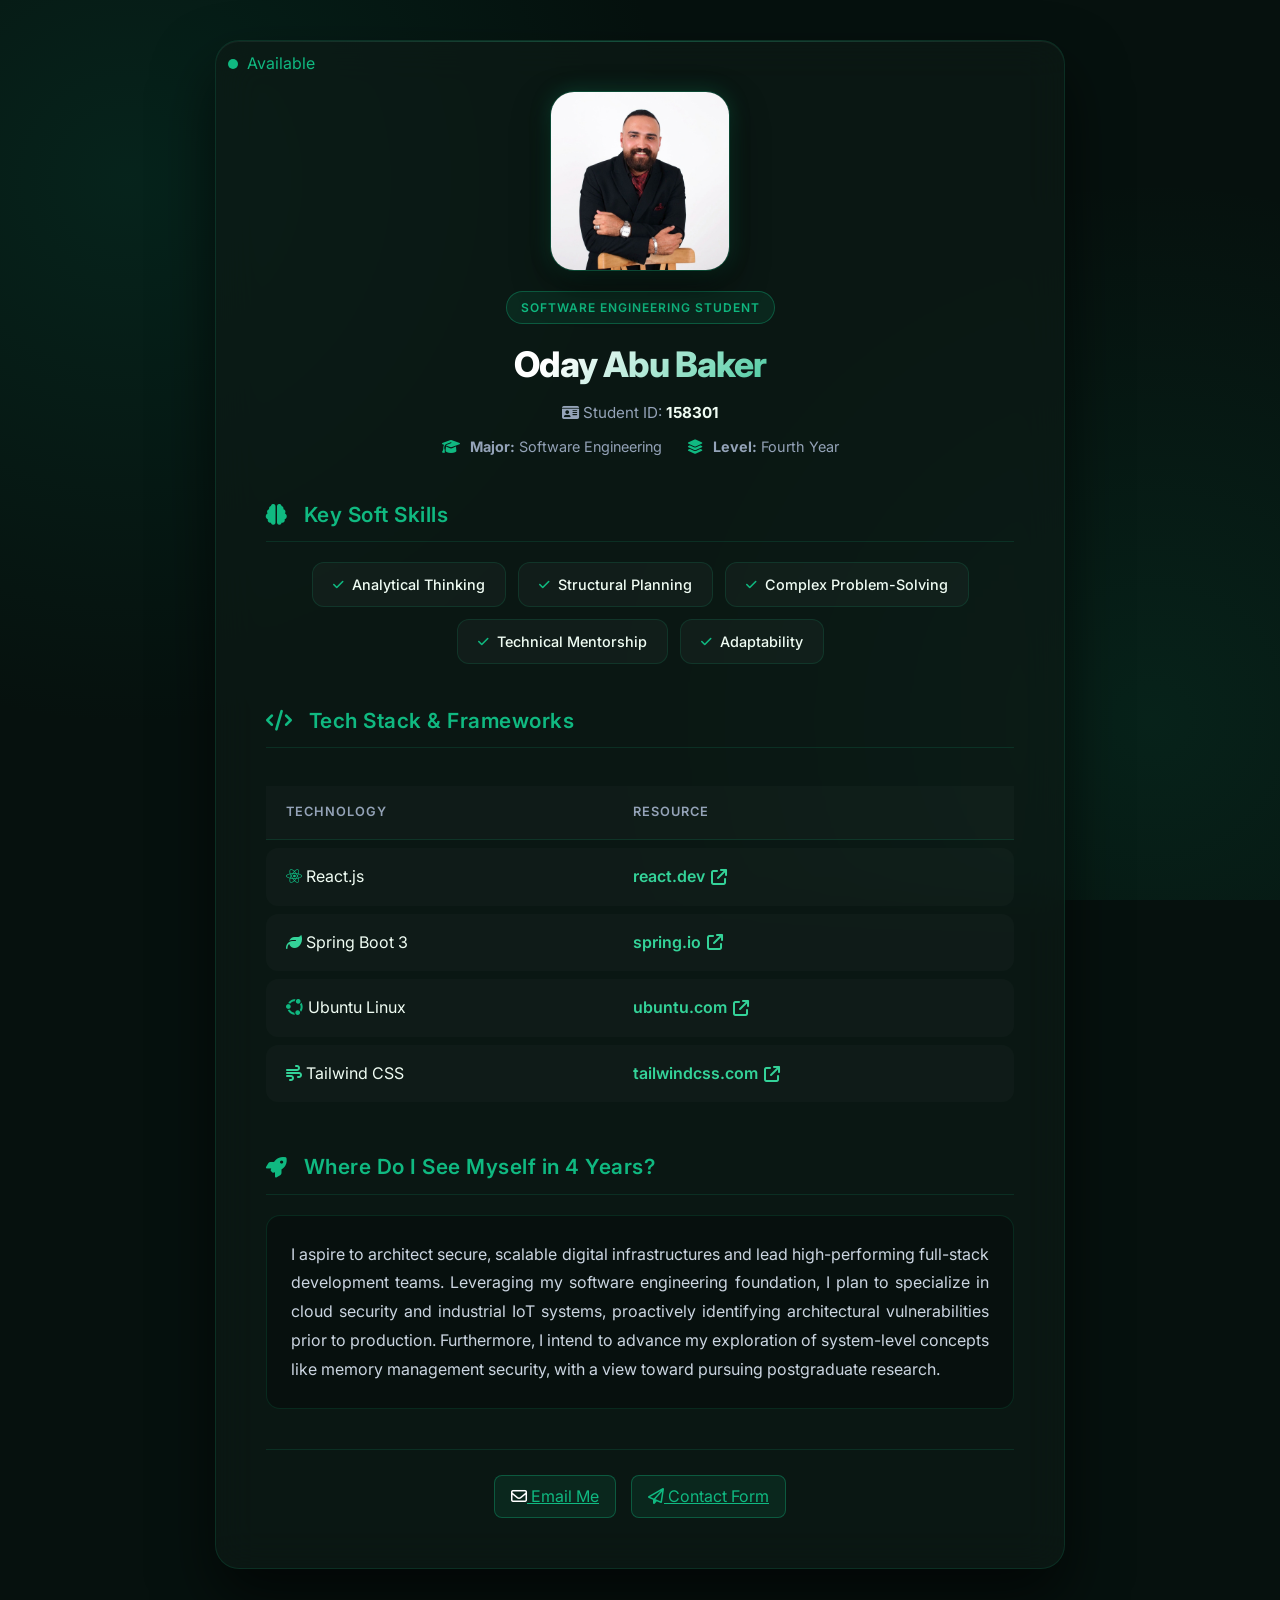
<file: index.html>
<!DOCTYPE html>
<html lang="en">
<head>
    <meta charset="UTF-8">
    <meta name="viewport" content="width=device-width, initial-scale=1.0">
    <title>Oday AbuBaker | Software Engineer Portfolio</title>
    <link href="https://fonts.googleapis.com/css2?family=Inter:wght@400;500;600;700;800&display=swap" rel="stylesheet">
    <link rel="stylesheet" href="https://cdnjs.cloudflare.com/ajax/libs/font-awesome/6.4.0/css/all.min.css">
    <link rel="stylesheet" href="style.css">
    <script src="index.js" defer></script>
</head>
<body>
    <main class="container">
        <div class="status-badge">
                    <span class="status-dot"></span> Available
                </div>
        <header class="header-section">
            <div class="profile-wrapper">
                <img src="oday22.jpeg" alt="Oday Abu Baker" class="profile-img">
            </div>
            <div class="profile-info">
                <span class="badge">Software Engineering Student</span>
                <h1>Oday Abu Baker</h1>
                <p class="student-id"><i class="fa-solid fa-id-card"></i> Student ID: <span>158301</span></p>
                <div class="meta-details">
                    <p><i class="fa-solid fa-graduation-cap"></i> <strong>Major:</strong> Software Engineering</p>
                    <p><i class="fa-solid fa-layer-group"></i> <strong>Level:</strong> Fourth Year</p>
                </div>
            </div>
        </header>
        <section>
            <h2><i class="fa-solid fa-brain"></i> Key Soft Skills</h2>
            <ul class="skills-list">
                <li><i class="fa-solid fa-check"></i> Analytical Thinking</li>
                <li><i class="fa-solid fa-check"></i> Structural Planning</li>
                <li><i class="fa-solid fa-check"></i> Complex Problem-Solving</li>
                <li><i class="fa-solid fa-check"></i> Technical Mentorship</li>
                <li><i class="fa-solid fa-check"></i> Adaptability</li>
            </ul>
        </section>
        <section>
            <h2><i class="fa-solid fa-code"></i> Tech Stack & Frameworks</h2>
            <div class="table-container">
                <table>
                    <thead>
                        <tr>
                            <th>Technology</th>
                            <th>Resource</th>
                        </tr>
                    </thead>
                    <tbody>
                        <tr>
                            <td><i class="fa-brands fa-react" style="color: #10b981;"></i> React.js</td>
                            <td><a href="https://react.dev" target="_blank" rel="noopener">react.dev <i class="fa-solid fa-arrow-up-right-from-square"></i></a></td>
                        </tr>
                        <tr>
                            <td><i class="fa-solid fa-leaf" style="color: #34d399;"></i> Spring Boot 3</td>
                            <td><a href="https://spring.io/projects/spring-boot" target="_blank" rel="noopener">spring.io <i class="fa-solid fa-arrow-up-right-from-square"></i></a></td>
                        </tr>
                        <tr>
                            <td><i class="fa-brands fa-ubuntu" style="color: #10b981;"></i> Ubuntu Linux</td>
                            <td><a href="https://ubuntu.com" target="_blank" rel="noopener">ubuntu.com <i class="fa-solid fa-arrow-up-right-from-square"></i></a></td>
                        </tr>
                        <tr>
                            <td><i class="fa-solid fa-wind" style="color: #34d399;"></i> Tailwind CSS</td>
                            <td><a href="https://tailwindcss.com" target="_blank" rel="noopener">tailwindcss.com <i class="fa-solid fa-arrow-up-right-from-square"></i></a></td>
                        </tr>
                    </tbody>
                </table>
            </div>
        </section>
        <section>
            <h2><i class="fa-solid fa-rocket"></i> Where Do I See Myself in 4 Years?</h2>
            <p class="bio-text">
                I aspire to architect secure, scalable digital infrastructures and lead high-performing full-stack development teams. Leveraging my software engineering foundation, I plan to specialize in cloud security and industrial IoT systems, proactively identifying architectural vulnerabilities prior to production. Furthermore, I intend to advance my exploration of system-level concepts like memory management security, with a view toward pursuing postgraduate research.
            </p>
        </section>
        <div style="margin-top: 40px; padding-top: 25px; border-top: 1px solid var(--glass-border); display: flex; justify-content: center; width: 100%;">
            <div class="nav-links" style="display: flex; gap: 15px; align-items: center;">
                <a href="mailto:akmustafa21@cit.just.edu.jo" class="nav-btn" style="color: #ffffff;"><i class="fa-regular fa-envelope" style="color: #ffffff;"></i> Email Me</a>
                <a href="contact.html" class="nav-btn"><i class="fa-regular fa-paper-plane"></i> Contact Form</a>
            </div>
        </div>

    </main>
</body>
</html>
</file>
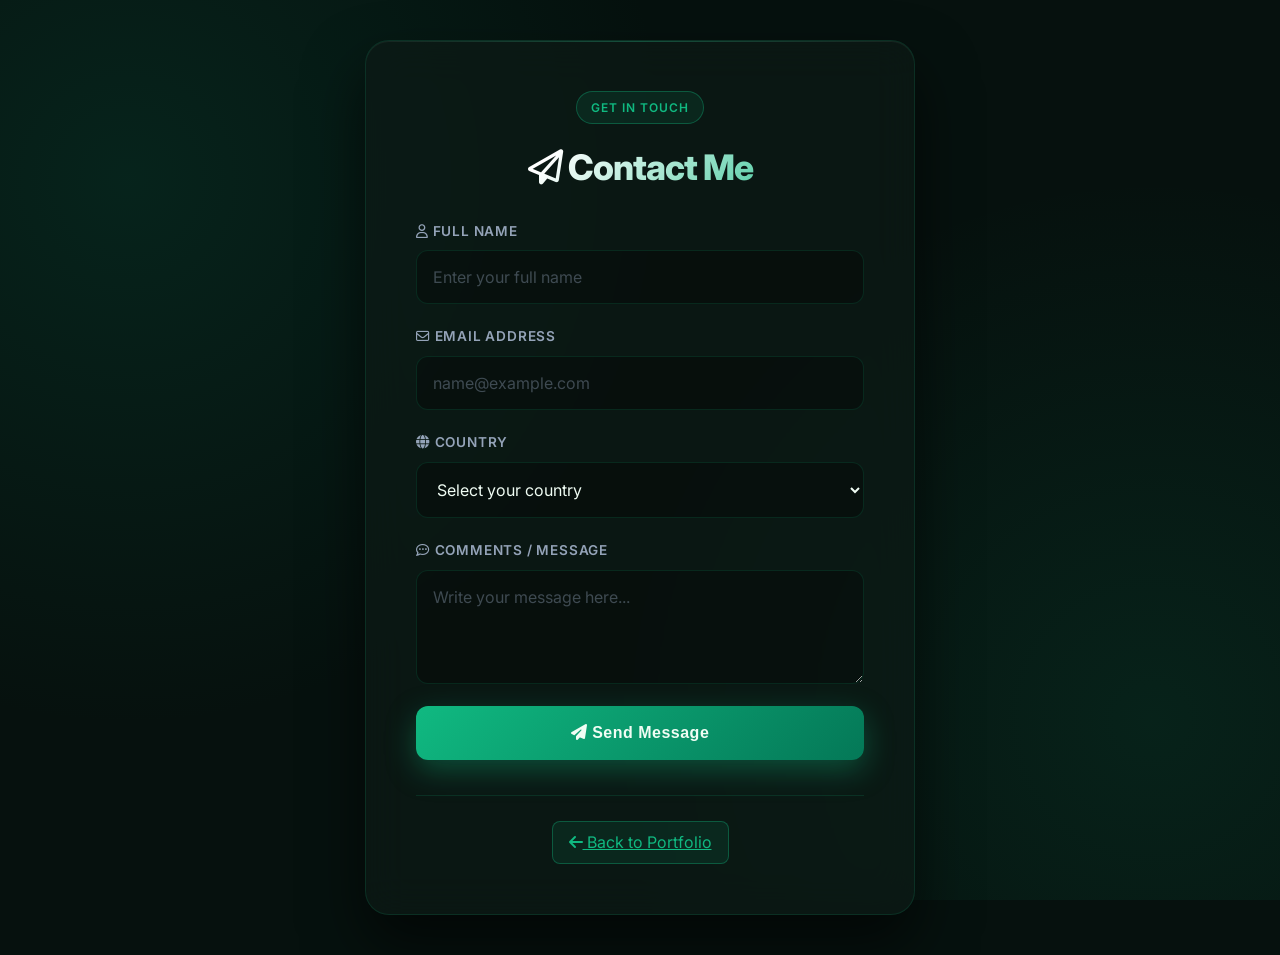
<file: contact.html>
<!DOCTYPE html>
<html lang="en">
<head>
    <meta charset="UTF-8">
    <meta name="viewport" content="width=device-width, initial-scale=1.0">
    <title>Contact Me | Oday AbuBaker</title>
    <link href="https://fonts.googleapis.com/css2?family=Inter:wght@400;500;600;700;800&display=swap" rel="stylesheet">
    <link rel="stylesheet" href="https://cdnjs.cloudflare.com/ajax/libs/font-awesome/6.4.0/css/all.min.css">
    <link rel="stylesheet" href="style.css">
    <script src="index.js" defer></script> 
</head>
<body>

    <main class="container" style="max-width: 550px; margin-top: 40px; margin-bottom: 40px;">
        <span class="badge" style="display: block; text-align: center; margin: 0 auto 15px auto; width: fit-content;">Get In Touch</span>
        <h1 style="text-align: center; margin-bottom: 25px;"><i class="fa-regular fa-paper-plane"></i> Contact Me</h1>
        
        <form id="contactForm">
            <div class="form-group">
                <label for="fullName"><i class="fa-regular fa-user"></i> Full Name</label>
                <input type="text" id="fullName" name="fullName" placeholder="Enter your full name" required>
            </div>
            
            <div class="form-group">
                <label for="email"><i class="fa-regular fa-envelope"></i> Email Address</label>
                <input type="email" id="email" name="email" placeholder="name@example.com" required>
            </div>
            
            <div class="form-group">
                <label for="country"><i class="fa-solid fa-globe"></i> Country</label>
                <select id="country" name="country" required>
                    <option value="" disabled selected>Select your country</option>
                    <option value="Jordan">Jordan</option>
                    <option value="Saudi Arabia">Saudi Arabia</option>
                    <option value="UAE">UAE</option>
                    <option value="Egypt">Egypt</option>
                    <option value="Palestine">Palestine</option>
                    <option value="Qatar">Qatar</option>
                    <option value="Kuwait">Kuwait</option>
                    <option value="Other">Other</option>
                </select>
            </div>
            
            <div class="form-group">
                <label for="comments"><i class="fa-regular fa-comment-dots"></i> Comments / Message</label>
                <textarea id="comments" name="comments" rows="4" placeholder="Write your message here..." required></textarea>
            </div>
            
            <button type="submit"><i class="fa-solid fa-paper-plane"></i> Send Message</button>
        </form>
        <div id="successMessage" style="display: none; text-align: center; padding: 25px 10px;">
            <div style="font-size: 3rem; margin-bottom: 10px; color: var(--primary-color);">
                <i class="fa-circle-check fa-regular"></i>
            </div>
            <h3 style="color: var(--primary-color); margin-bottom: 10px; font-size: 1.5rem;">Message Sent!</h3>
            <p style="color: var(--text-muted);">Thank you for reaching out, Oday will get back to you as soon as possible.</p>
        </div>
        <div style="margin-top: 35px; padding-top: 25px; border-top: 1px solid var(--glass-border); display: flex; justify-content: center; width: 100%;">
            <div class="nav-links" style="display: flex; justify-content: center;">
                <a href="index.html" class="nav-btn"><i class="fa-solid fa-arrow-left"></i> Back to Portfolio</a>
            </div>
        </div>

    </main>

</body>
</html>
</file>
<file: style.css>
:root {
    --primary-color: #10b981; 
    --primary-glow: rgba(16, 185, 129, 0.35);
    --accent-color: #34d399; 
    --accent-glow: rgba(52, 211, 153, 0.4);
    --bg-base: #06110e; 
    --glass-bg: rgba(13, 27, 22, 0.7);
    --glass-border: rgba(16, 185, 129, 0.15);
    --glass-border-hover: rgba(16, 185, 129, 0.4);
    --text-main: #f0fdf4;
    --text-muted: #94a3b8;
}
* {
    box-sizing: border-box;
    margin: 0;
    padding: 0;
}
body {
    font-family: 'Inter', system-ui, -apple-system, sans-serif;
    background-color: var(--bg-base);
    background-image: 
        radial-gradient(circle at 10% 20%, rgba(6, 78, 59, 0.3) 0%, transparent 40%),
        radial-gradient(circle at 90% 80%, rgba(16, 185, 129, 0.1) 0%, transparent 40%);
    background-attachment: fixed;
    color: var(--text-main);
    min-height: 100vh;
    display: flex;
    flex-direction: column;
    align-items: center;
    line-height: 1.6;
    overflow-x: hidden;
}
nav {
    width: 100%;
    max-width: 1200px;
    padding: 30px 40px;
    display: flex;
    justify-content: flex-end;
    gap: 25px;
}
.nav-links {
    display: flex;
    gap: 20px;
}
nav a {
    color: var(--text-muted);
    text-decoration: none;
    font-weight: 500;
    font-size: 0.95rem;
    transition: all 0.3s ease;
    display: flex;
    align-items: center;
    gap: 8px;
}
nav a:hover {
    color: var(--primary-color);
    text-shadow: 0 0 12px var(--primary-glow);
}
.nav-btn {
    background: rgba(16, 185, 129, 0.1);
    border: 1px solid var(--primary-glow);
    padding: 8px 16px;
    border-radius: 8px;
    color: var(--primary-color) !important;
}
.nav-btn:hover {
    background: var(--primary-color);
    color: #06110e !important;
    box-shadow: 0 0 20px var(--primary-glow);
}
.container {
    width: 90%;
    max-width: 850px;
    background: var(--glass-bg);
    backdrop-filter: blur(20px);
    -webkit-backdrop-filter: blur(20px);
    border: 1px solid var(--glass-border);
    border-radius: 24px;
    padding: 50px 50px; 
    margin: 40px auto;
    box-shadow: 0 30px 60px rgba(0, 0, 0, 0.6),
                inset 0 1px 0 rgba(255, 255, 255, 0.05);
    position: relative;
    overflow: hidden;
}
.header-section {
    margin-top: 0;
    padding-top: 0;
}
.container::before {
    content: '';
    position: absolute;
    top: 0;
    left: 0;
    width: 100%;
    height: 1px;
    background: linear-gradient(90deg, transparent, rgba(16, 185, 129, 0.3), transparent);
}
.container:hover {
    border-color: var(--glass-border-hover);
    transform: translateY(-4px);
    box-shadow: 0 40px 80px rgba(0, 0, 0, 0.7),
                0 0 30px rgba(16, 185, 129, 0.15);
}
.status-dot {
    display: inline-block;
    width: 10px;
    height: 10px;
    background-color: #10b981;
    border-radius: 50%;
    margin-right: 5px;
}
.status-badge {
    position: absolute;
    top: 10px;
    left: 12px;
    color: #10b981;
    transition: all 0.5s ease;
}
.status-badge:hover {
    color: #f9f9fb;
}
.header-section {
    display: flex;
    flex-direction: column;   
    align-items: center;      
    text-align: center;      
    gap: 20px;
    margin-bottom: 40px;
}
.profile-wrapper {
    position: relative;
    width: 180px;
    height: 180px;
    margin: 0 auto;
    border-radius: 24px;
    overflow: hidden;
    cursor: pointer;
    border: 1px solid rgba(16, 185, 129, 0.3);
    box-shadow: 0 15px 35px rgba(0, 0, 0, 0.5),
                0 0 20px rgba(16, 185, 129, 0.25);
    transition: all 0.4s cubic-bezier(0.175, 0.885, 0.32, 1.275);
}
.profile-wrapper:hover {
    transform: scale(1.08) translateY(-5px);
    box-shadow: 0 25px 50px rgba(0, 0, 0, 0.7),
                0 0 45px rgba(16, 185, 129, 0.75); 
    border-color: #34d399;
}
.profile-img {
    width: 100%;
    height: 100%;
    object-fit: cover;
    border-radius: 0;
    border: none;
    box-shadow: none;
    transition: transform 0.5s ease;
}
.profile-wrapper:hover .profile-img {
    transform: scale(1.05); }
.badge {
    background: rgba(16, 185, 129, 0.1);
    color: var(--primary-color);
    border: 1px solid var(--primary-glow);
    padding: 6px 14px;
    border-radius: 20px;
    font-size: 0.75rem;
    font-weight: 600;
    text-transform: uppercase;
    letter-spacing: 1px;
    display: inline-block;
    margin-bottom: 12px;
}
h1 {
    font-size: 2.2rem;
    font-weight: 800;
    letter-spacing: -1px;
    background: linear-gradient(135deg, #ffffff 30%, var(--primary-color) 100%);
    -webkit-background-clip: text;
    -webkit-text-fill-color: transparent;
    margin-bottom: 8px;
}
.student-id {
    color: var(--text-muted);
    font-size: 0.95rem;
    margin-bottom: 10px;
}
.student-id span {
    color: var(--text-main);
    font-weight: 700;
}
.meta-details {
    display: flex;
    justify-content: center;
    gap: 25px;
    flex-wrap: wrap;
    color: var(--text-muted);
    font-size: 0.9rem;
}
.meta-details i, h2 i {
    color: var(--primary-color);
    margin-right: 6px;
}
h2 {
    font-size: 1.3rem;
    margin: 40px 0 20px 0;
    color: var(--primary-color);
    border-bottom: 1px solid var(--glass-border);
    padding-bottom: 10px;
    display: flex;
    align-items: center;
    gap: 10px;
    font-weight: 600;
    letter-spacing: 0.5px;
}

.skills-list {
    display: flex;
    flex-wrap: wrap;
    justify-content: center; 
    gap: 12px;
    list-style: none;
}
.skills-list li {
    background: rgba(255, 255, 255, 0.03);
    padding: 10px 20px;
    border-radius: 12px;
    border: 1px solid var(--glass-border);
    font-size: 0.9rem;
    font-weight: 500;
    color: var(--text-main);
    transition: all 0.3s ease;
    cursor: default;
    display: flex;
    align-items: center;
    gap: 8px;
}
.skills-list li i {
    color: var(--primary-color);
    font-size: 0.75rem;
}
.skills-list li:hover {
    background: rgba(16, 185, 129, 0.1);
    border-color: var(--primary-color);
    color: var(--primary-color);
    box-shadow: 0 0 20px var(--primary-glow);
    transform: translateY(-3px);
}

.table-container {
    overflow-x: auto;
}
table {
    width: 100%;
    border-collapse: separate;
    border-spacing: 0 8px;
    margin-top: 10px;
}
th, td {
    padding: 16px 20px;
    text-align: left;
}
th {
    color: var(--text-muted);
    font-weight: 600;
    font-size: 0.8rem;
    text-transform: uppercase;
    letter-spacing: 1px;
    border-bottom: 1px solid var(--glass-border);
}
tr {
    background: rgba(255, 255, 255, 0.02);
    transition: all 0.3s ease;
}
tr td:first-child {
    border-top-left-radius: 12px;
    border-bottom-left-radius: 12px;
}
tr td:last-child {
    border-top-right-radius: 12px;
    border-bottom-right-radius: 12px;
}
tr:hover {
    background: rgba(255, 255, 255, 0.05);
    transform: scale(1.01);
}
td a {
    color: var(--accent-color);
    text-decoration: none;
    font-weight: 600;
    transition: all 0.2s ease;
    display: inline-flex;
    align-items: center;
    gap: 6px;
}
td a:hover {
    color: #6ee7b7;
    text-shadow: 0 0 12px var(--accent-glow);
}
.bio-text {
    line-height: 1.8;
    color: #cbd5e1;
    font-size: 1rem;
    background: rgba(0, 0, 0, 0.25);
    padding: 24px;
    border-radius: 14px;
    border-left: 3px solid var(--primary-color);
    border: 1px solid var(--glass-border);
    text-align: justify;
}
.form-group {
    display: flex;
    flex-direction: column;
    margin-bottom: 22px;
}
label {
    margin-bottom: 8px;
    font-size: 0.85rem;
    font-weight: 600;
    color: var(--text-muted);
    text-transform: uppercase;
    letter-spacing: 0.8px;
}
input, select, textarea {
    background: rgba(0, 0, 0, 0.3);
    border: 1px solid var(--glass-border);
    border-radius: 12px;
    padding: 16px;
    color: var(--text-main);
    font-family: inherit;
    font-size: 1rem;
    transition: all 0.3s cubic-bezier(0.16, 1, 0.3, 1);
}
select option {
    background-color: #06110e;
    color: var(--text-main);
}
input::placeholder, textarea::placeholder {
    color: rgba(148, 163, 184, 0.4);
}
input:focus, select:focus, textarea:focus {
    outline: none;
    background: rgba(0, 0, 0, 0.5);
    border-color: var(--primary-color);
    box-shadow: 0 0 25px var(--primary-glow);
}
button {
    width: 100%;
    background: linear-gradient(135deg, var(--primary-color) 0%, #047857 100%);
    color: #f0fdf4;
    border: none;
    padding: 18px;
    border-radius: 12px;
    font-size: 1rem;
    font-weight: 700;
    letter-spacing: 0.5px;
    cursor: pointer;
    box-shadow: 0 10px 30px var(--primary-glow);
    transition: all 0.3s cubic-bezier(0.16, 1, 0.3, 1);
}
button:hover {
    transform: translateY(-3px);
    box-shadow: 0 15px 40px var(--primary-glow);
    filter: brightness(1.15);
}
button:active {
    transform: translateY(-1px);
}
@media (max-width: 768px) {
    nav {
        justify-content: center;
        padding: 20px;
    }
    .container {
        padding: 30px 20px;
        width: 95%;
    }
    h1 {
        font-size: 1.8rem;
    }
    profile-wrapper {
    cursor: pointer !important;
    transition: transform 0.4s ease, box-shadow 0.4s ease, border-color 0.4s ease !important;
}
}
</file>
